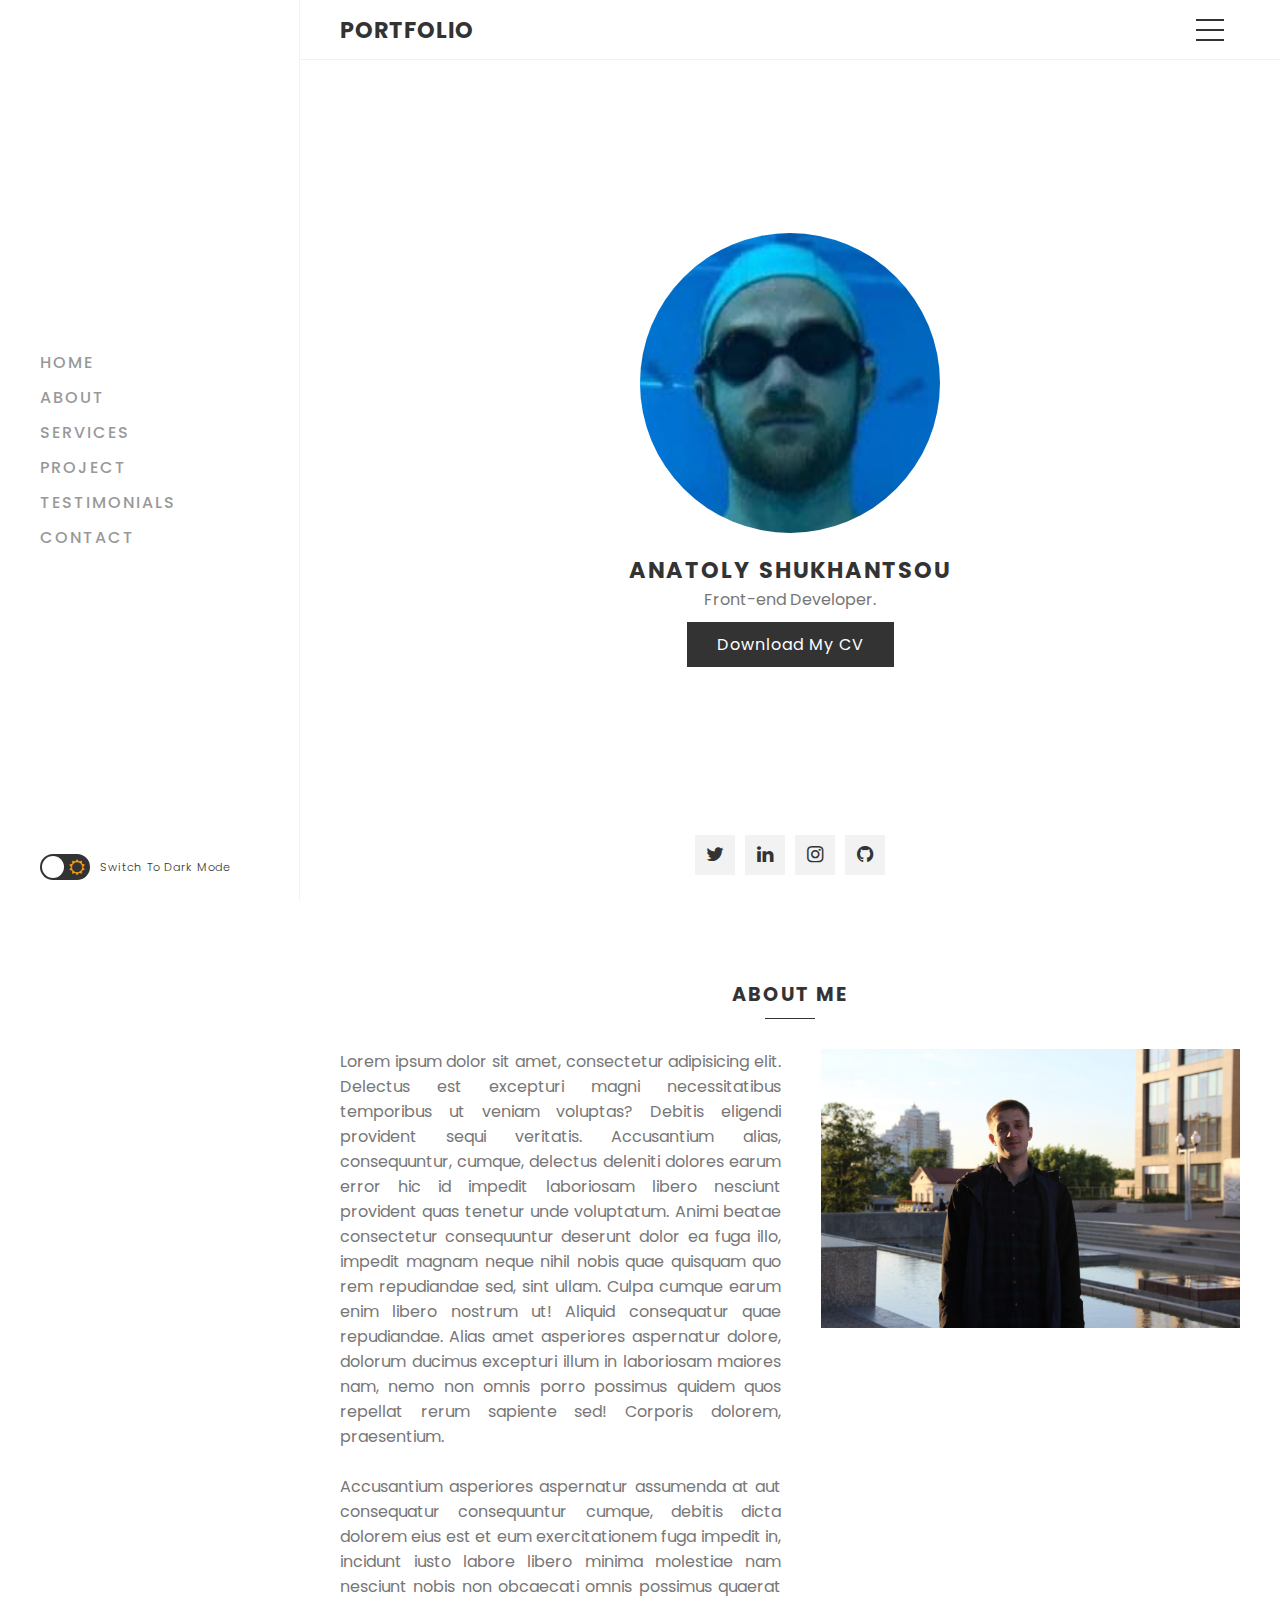
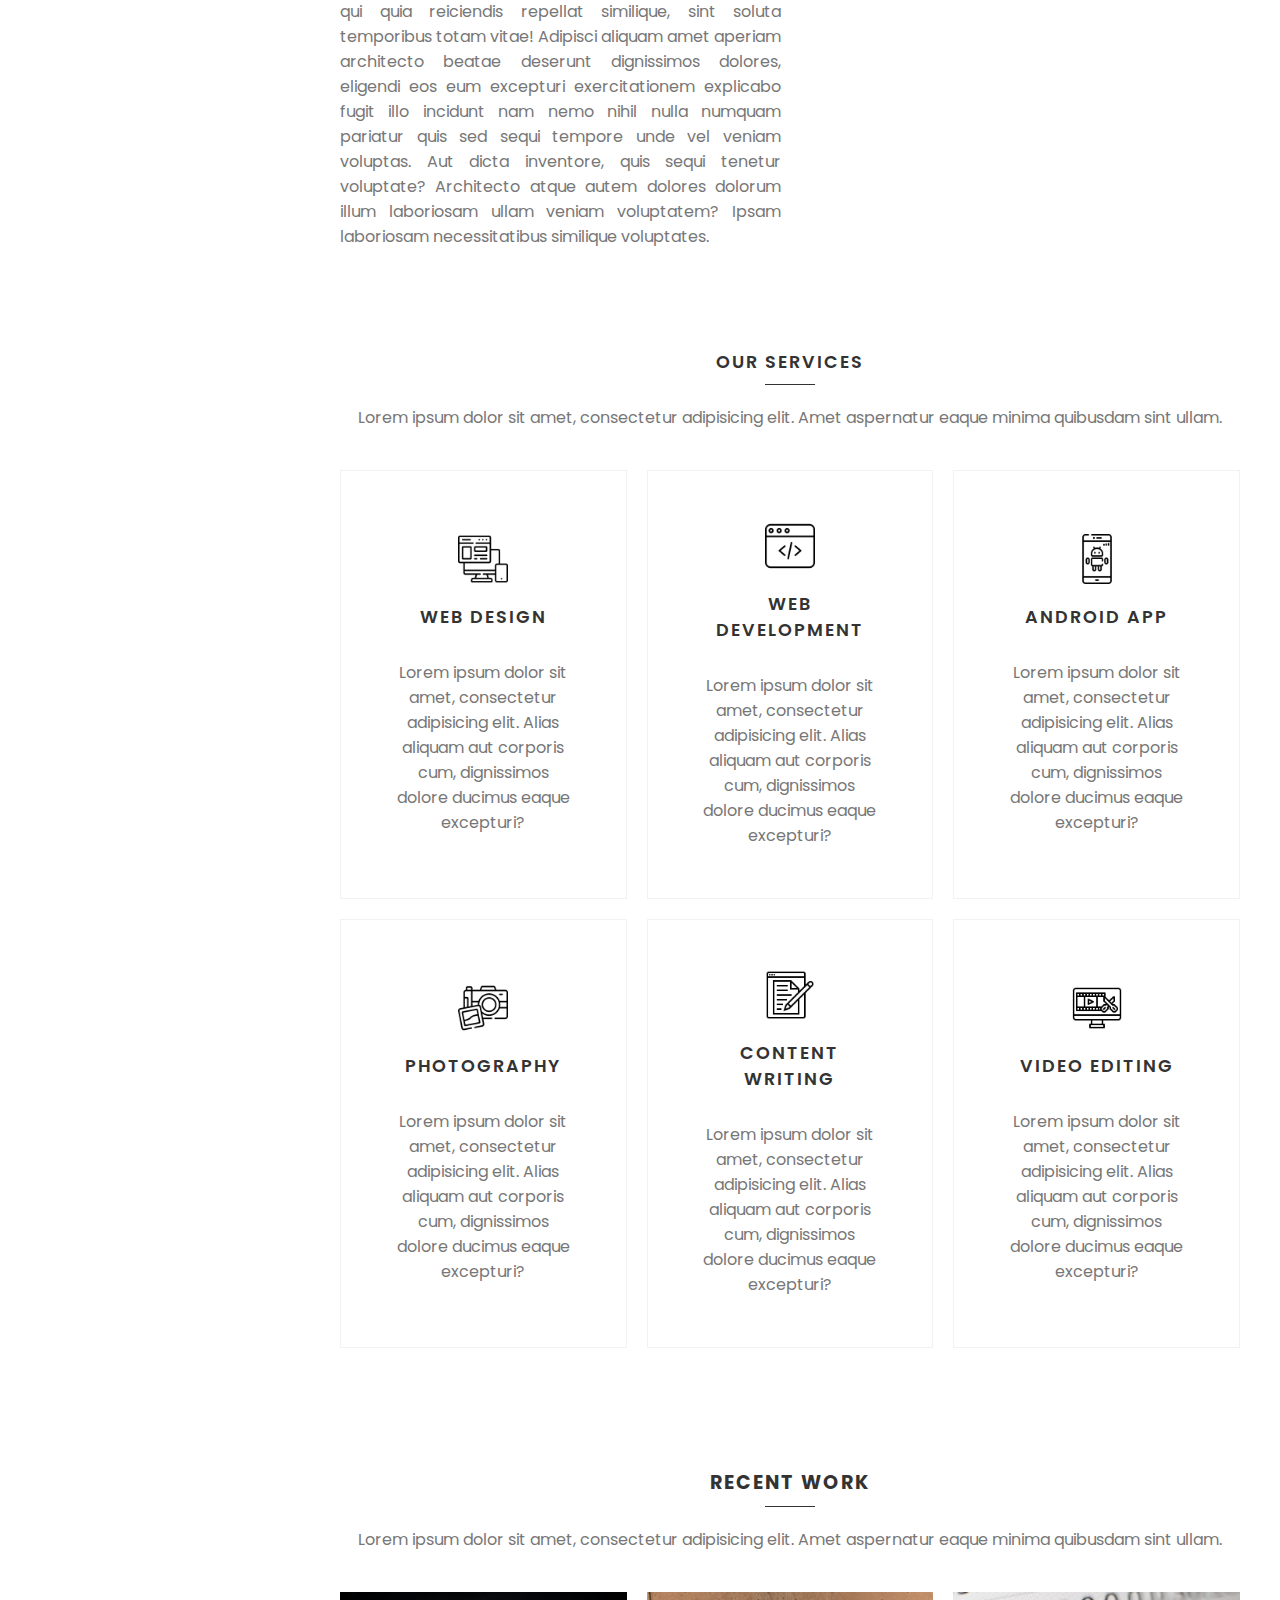
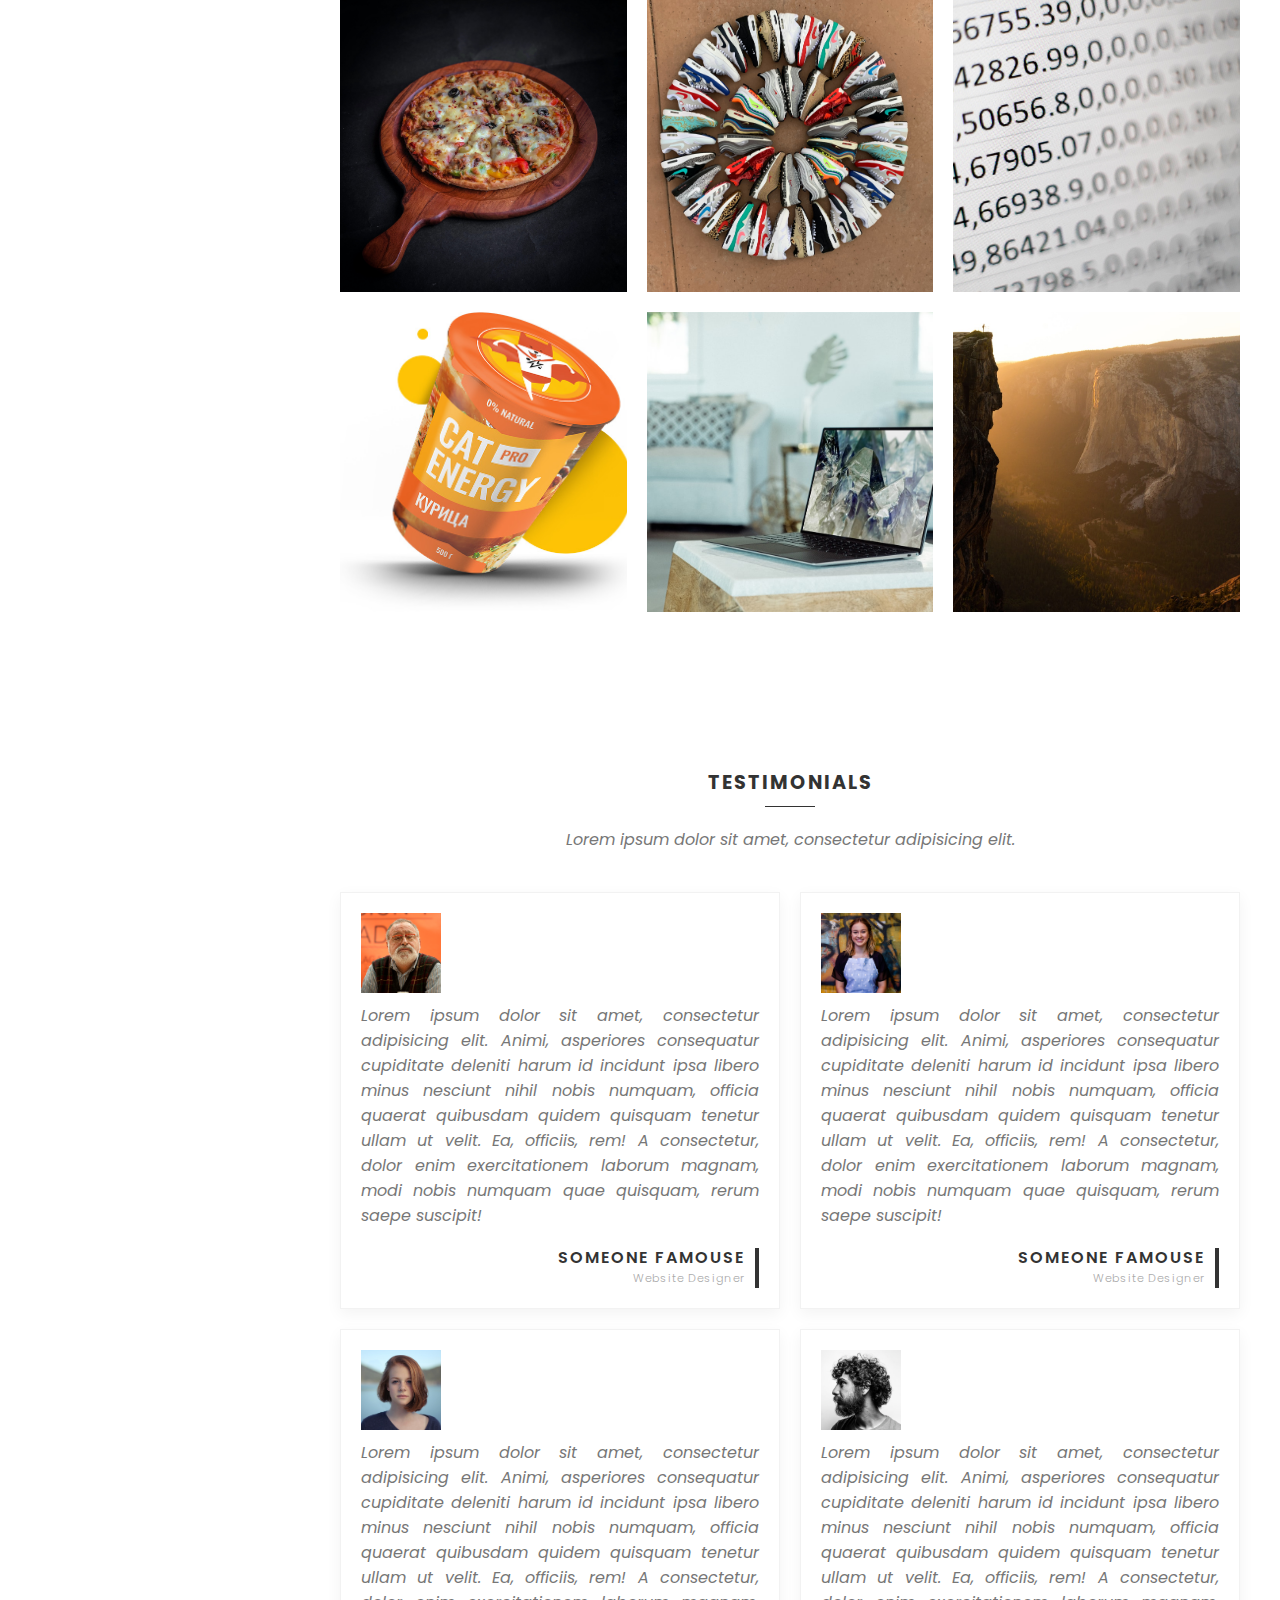
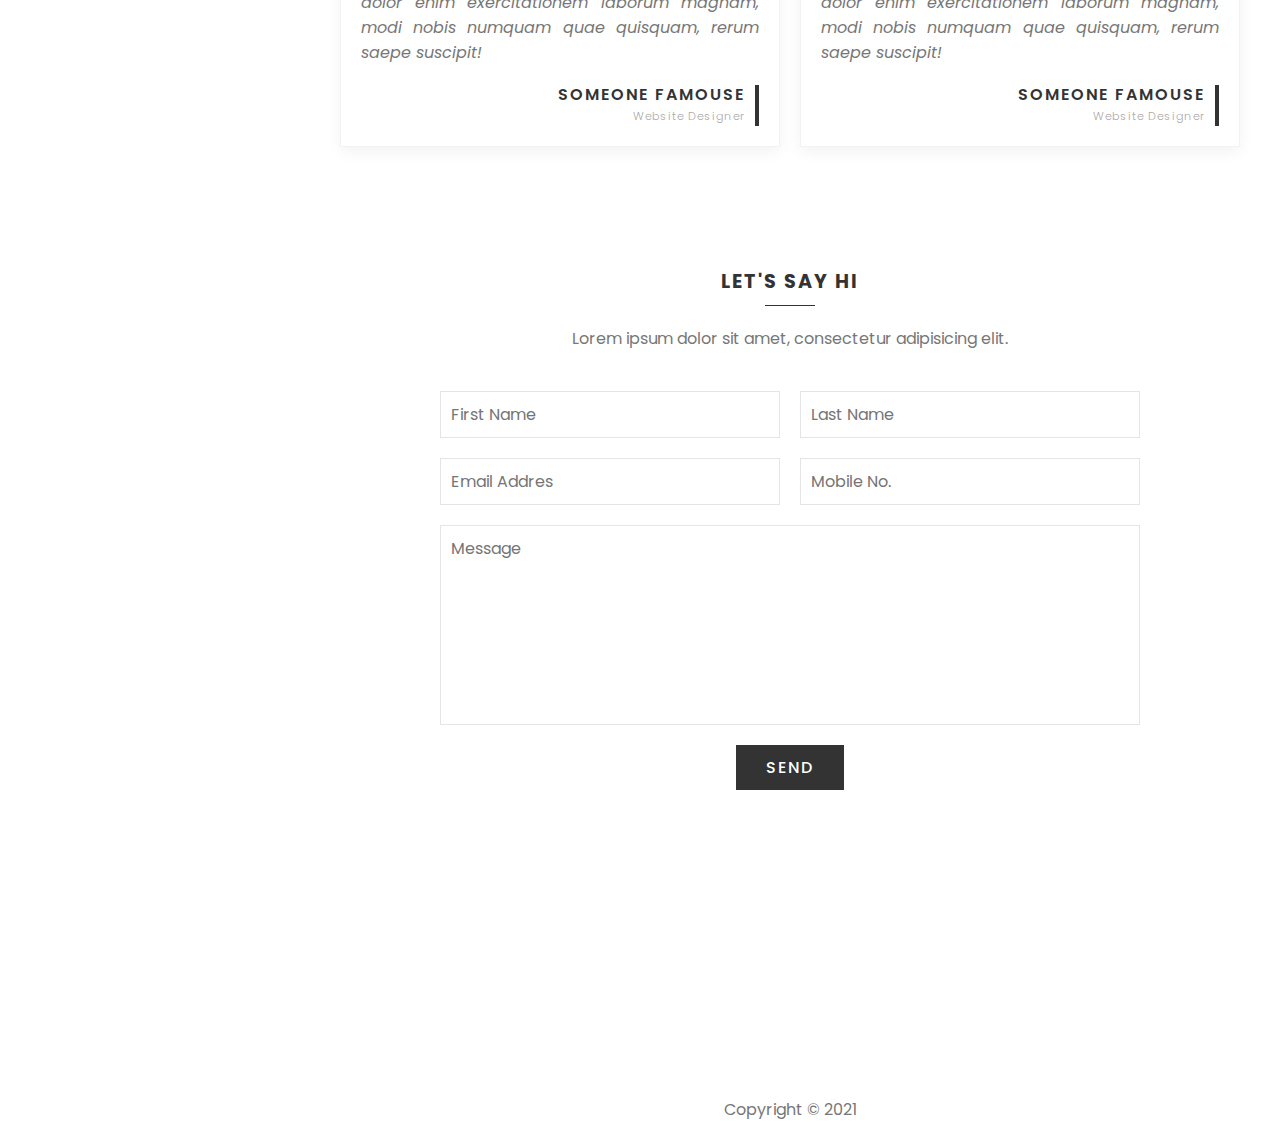
<file: index.html>
<!doctype html>
<html lang="en">
<head>
    <meta charset="UTF-8">
    <meta name="viewport"
          content="width=device-width, user-scalable=no, initial-scale=1.0, maximum-scale=1.0, minimum-scale=1.0">
    <meta http-equiv="X-UA-Compatible" content="ie=edge">
    <title>Resume</title>
    <link rel="stylesheet" href="https://cdnjs.cloudflare.com/ajax/libs/font-awesome/4.7.0/css/font-awesome.css" integrity="sha512-5A8nwdMOWrSz20fDsjczgUidUBR8liPYU+WymTZP1lmY9G6Oc7HlZv156XqnsgNUzTyMefFTcsFH/tnJE/+xBg==" crossorigin="anonymous" referrerpolicy="no-referrer" />
    <link rel="stylesheet" href="style.css">
</head>
<body>
    <header class="main-header">
        <div class="container">
            <nav class="navigation">
                <ul class="navigation__list">
                    <li class="navigation__list-item"><a href="#banner" onclick="toggleMenu()">Home</a></li>
                    <li class="navigation__list-item"><a href="#about" onclick="toggleMenu()">About</a></li>
                    <li class="navigation__list-item"><a href="#services" onclick="toggleMenu()">Services</a></li>
                    <li class="navigation__list-item"><a href="#project" onclick="toggleMenu()">Project</a></li>
                    <li class="navigation__list-item"><a href="#testimonials" onclick="toggleMenu()">Testimonials</a></li>
                    <li class="navigation__list-item"><a href="#contact" onclick="toggleMenu()">Contact</a></li>
                </ul>
                <div class="themeSwitch">
                    <input type="checkbox" class="checkbox" id="checkbox">
                    <label for="checkbox" class="label">
                        <i class="fa fa-moon-o" aria-hidden="true"></i>
                        <i class="fa fa-sun-o" aria-hidden="true"></i>
                        <div class="ball"></div>
                    </label>
                </div>
            </nav>
        </div>
    </header>

    <main class="container">
        <div class="main">
            <div class="topbar">
                <a href="#" class="logo">Portfolio</a>
                <div class="toggle"></div>
            </div>

            <section class="banner" id="banner">
                <div class="content">
                    <div class="imgBx">
                        <img src="cv/img/photo.jpg" alt="my photo">
                    </div>
                    <h3>Anatoly Shukhantsou</h3>
                    <p>Front-end Developer.</p>
                    <a href="cv/index.html" class="btn">Download My CV</a>
                    <ul class="social--list">
                        <li class="social--list-item"><a href="#"><i class="fa fa-twitter" aria-hidden="true"></i></a></li>
                        <li class="social--list-item"><a href="https://www.linkedin.com/in/%D0%B0%D0%BD%D0%B0%D1%82%D0%BE%D0%BB%D0%B8%D0%B9-%D1%88%D0%B8%D1%85%D0%B0%D0%BD%D1%86%D0%BE%D0%B2-87562a160" target="_blank"><i class="fa fa-linkedin" aria-hidden="true"></i></a></li>
                        <li class="social--list-item"><a href="#"><i class="fa fa-instagram" aria-hidden="true"></i></a></li>
                        <li class="social--list-item"><a href="https://github.com/Megape4enka" target="_blank"><i class="fa fa-github" aria-hidden="true"></i></a></li>
                    </ul>
                </div>
            </section>

            <section class="about adjust" id="about">
                <div class="title">
                    <h2>About Me</h2>
                </div>
                <div class="content">
                    <div class="textBox">
                        <p>
                            Lorem ipsum dolor sit amet, consectetur adipisicing elit.
                            Delectus est excepturi magni necessitatibus temporibus ut veniam voluptas?
                            Debitis eligendi provident sequi veritatis. Accusantium alias, consequuntur, cumque,
                            delectus deleniti dolores earum error hic id impedit laboriosam libero nesciunt provident quas tenetur unde voluptatum.
                            Animi beatae consectetur consequuntur deserunt dolor ea fuga illo,
                            impedit magnam neque nihil nobis quae quisquam quo rem repudiandae sed,
                            sint ullam. Culpa cumque earum enim libero nostrum ut!
                            Aliquid consequatur quae repudiandae. Alias amet asperiores aspernatur dolore,
                            dolorum ducimus excepturi illum in laboriosam maiores nam,
                            nemo non omnis porro possimus quidem quos repellat rerum sapiente sed!
                            Corporis dolorem, praesentium. <br><br>Accusantium asperiores aspernatur assumenda at aut consequatur consequuntur cumque,
                            debitis dicta dolorem eius est et eum exercitationem fuga impedit in,
                            incidunt iusto labore libero minima molestiae nam nesciunt nobis non obcaecati omnis possimus quaerat qui quia reiciendis repellat similique,
                            sint soluta temporibus totam vitae! Adipisci aliquam amet aperiam architecto beatae deserunt dignissimos dolores,
                            eligendi eos eum excepturi exercitationem explicabo fugit illo incidunt nam nemo nihil nulla numquam pariatur quis sed sequi tempore unde vel veniam voluptas. Aut dicta inventore, quis sequi tenetur voluptate?
                            Architecto atque autem dolores dolorum illum laboriosam ullam veniam voluptatem? Ipsam laboriosam necessitatibus similique voluptates.
                        </p>
                    </div>
                    <div class="imgBx">
                        <img src="cv/img/phot2.jpg" alt="">
                    </div>
                </div>
            </section>

            <section class="services adjust" id="services">
                <div class="title">
                    <h2>Our Services</h2>
                    <p>Lorem ipsum dolor sit amet, consectetur adipisicing elit. Amet aspernatur eaque minima quibusdam sint ullam.</p>
                </div>
                <div class="content">
                    <div class="serviceBox">
                        <img src="cv/img/ui-design.png" alt="ui design">
                        <h2>Web Design</h2>
                        <p>Lorem ipsum dolor sit amet, consectetur adipisicing elit.
                            Alias aliquam aut corporis cum, dignissimos dolore ducimus eaque excepturi?
                        </p>
                    </div>
                    <div class="serviceBox">
                        <img src="cv/img/web-programming.png" alt="web-programming">
                        <h2>Web Development</h2>
                        <p>Lorem ipsum dolor sit amet, consectetur adipisicing elit.
                            Alias aliquam aut corporis cum, dignissimos dolore ducimus eaque excepturi?
                        </p>
                    </div>
                    <div class="serviceBox">
                        <img src="cv/img/android.png" alt="android">
                        <h2>Android App</h2>
                        <p>Lorem ipsum dolor sit amet, consectetur adipisicing elit.
                            Alias aliquam aut corporis cum, dignissimos dolore ducimus eaque excepturi?
                        </p>
                    </div>
                    <div class="serviceBox">
                        <img src="cv/img/photo.png" alt="photography">
                        <h2>Photography</h2>
                        <p>Lorem ipsum dolor sit amet, consectetur adipisicing elit.
                            Alias aliquam aut corporis cum, dignissimos dolore ducimus eaque excepturi?
                        </p>
                    </div>
                    <div class="serviceBox">
                        <img src="cv/img/writing.png" alt="content writing">
                        <h2>Content Writing</h2>
                        <p>Lorem ipsum dolor sit amet, consectetur adipisicing elit.
                            Alias aliquam aut corporis cum, dignissimos dolore ducimus eaque excepturi?
                        </p>
                    </div>
                    <div class="serviceBox">
                        <img src="cv/img/video-editor.png" alt="video editing">
                        <h2>Video Editing</h2>
                        <p>Lorem ipsum dolor sit amet, consectetur adipisicing elit.
                            Alias aliquam aut corporis cum, dignissimos dolore ducimus eaque excepturi?
                        </p>
                    </div>
                </div>
            </section>

            <section class="project adjust" id="project">
                <div class="title">
                    <h2>Recent Work</h2>
                    <p>Lorem ipsum dolor sit amet, consectetur adipisicing elit. Amet aspernatur eaque minima quibusdam sint ullam.</p>
                </div>
                <div class="content">
                    <div class="workBx">
                        <a href="https://react-pizza-learn.herokuapp.com/" target="_blank">
                            <div class="imgBx">
                                <img src="cv/img/pizza.jpg" alt="pizza">
                            </div>
                            <div class="textBx">
                                <h3>Project 01</h3>
                            </div>
                        </a>
                    </div>
                    <div class="workBx">
                        <a href="https://react-sneacers-test.herokuapp.com/" target="_blank">
                            <div class="imgBx">
                                <img src="cv/img/sneakers.jpg" alt="sneakers">
                            </div>
                            <div class="textBx">
                                <h3>Project 02</h3>
                            </div>
                        </a>
                    </div>
                    <div class="workBx">
                        <a href="https://megape4enka.github.io/excel-project/" target="_blank">
                            <div class="imgBx">
                                <img src="cv/img/excel.jpg" alt="Excel">
                            </div>
                            <div class="textBx">
                                <h3>Project 03</h3>
                            </div>
                        </a>
                    </div>
                    <div class="workBx">
                        <a href="https://megape4enka.github.io/cat-energy/index.html" target="_blank">
                            <div class="imgBx">
                                <img src="cv/img/cat.jpg" alt="cat">
                            </div>
                            <div class="textBx">
                                <h3>Project 04</h3>
                            </div>
                        </a>
                    </div>
                    <div class="workBx">
                        <div class="imgBx">
                            <img src="cv/img/img5.jpg" alt="sneakers">
                        </div>
                        <div class="textBx">
                            <h3>Project 05</h3>
                        </div>
                    </div>
                    <div class="workBx">
                        <div class="imgBx">
                            <img src="cv/img/img6.jpg" alt="pizza">
                        </div>
                        <div class="textBx">
                            <h3>Project 06</h3>
                        </div>
                    </div>
                </div>
            </section>

            <section class="testimonials adjust" id="testimonials">
                <div class="title">
                    <h2>Testimonials</h2>
                    <p>Lorem ipsum dolor sit amet, consectetur adipisicing elit.</p>
                </div>
                <div class="content">
                    <div class="testimonialsBox">
                        <div class="imgBx">
                            <img src="cv/img/user1.jpg" alt="">
                        </div>
                        <p>Lorem ipsum dolor sit amet, consectetur adipisicing elit. Animi, asperiores consequatur cupiditate deleniti harum id incidunt ipsa libero minus nesciunt nihil nobis numquam, officia quaerat quibusdam quidem quisquam tenetur ullam ut velit. Ea, officiis, rem! A consectetur, dolor enim exercitationem laborum magnam, modi nobis numquam quae quisquam, rerum saepe suscipit!</p>
                        <h4>Someone Famouse <br><span>Website Designer</span></h4>
                    </div>
                    <div class="testimonialsBox">
                        <div class="imgBx">
                            <img src="cv/img/user2.jpg" alt="">
                        </div>
                        <p>Lorem ipsum dolor sit amet, consectetur adipisicing elit. Animi, asperiores consequatur cupiditate deleniti harum id incidunt ipsa libero minus nesciunt nihil nobis numquam, officia quaerat quibusdam quidem quisquam tenetur ullam ut velit. Ea, officiis, rem! A consectetur, dolor enim exercitationem laborum magnam, modi nobis numquam quae quisquam, rerum saepe suscipit!</p>
                        <h4>Someone Famouse <br><span>Website Designer</span></h4>
                    </div>
                    <div class="testimonialsBox">
                        <div class="imgBx">
                            <img src="cv/img/user3.jpg" alt="">
                        </div>
                        <p>Lorem ipsum dolor sit amet, consectetur adipisicing elit. Animi, asperiores consequatur cupiditate deleniti harum id incidunt ipsa libero minus nesciunt nihil nobis numquam, officia quaerat quibusdam quidem quisquam tenetur ullam ut velit. Ea, officiis, rem! A consectetur, dolor enim exercitationem laborum magnam, modi nobis numquam quae quisquam, rerum saepe suscipit!</p>
                        <h4>Someone Famouse <br><span>Website Designer</span></h4>
                    </div>
                    <div class="testimonialsBox">
                        <div class="imgBx">
                            <img src="cv/img/user4.jpg" alt="">
                        </div>
                        <p>Lorem ipsum dolor sit amet, consectetur adipisicing elit. Animi, asperiores consequatur cupiditate deleniti harum id incidunt ipsa libero minus nesciunt nihil nobis numquam, officia quaerat quibusdam quidem quisquam tenetur ullam ut velit. Ea, officiis, rem! A consectetur, dolor enim exercitationem laborum magnam, modi nobis numquam quae quisquam, rerum saepe suscipit!</p>
                        <h4>Someone Famouse <br><span>Website Designer</span></h4>
                    </div>
                </div>
            </section>

            <section class="contact adjust" id="contact">
                <div class="title">
                    <h2>Let's Say Hi</h2>
                    <p>Lorem ipsum dolor sit amet, consectetur adipisicing elit.</p>
                </div>
                <div class="contactForm">
                    <div class="row">
                        <input type="text" name="" placeholder="First Name">
                        <input type="text" name="" placeholder="Last Name">
                    </div>
                    <div class="row">
                        <input type="text" name="" placeholder="Email Addres">
                        <input type="text" name="" placeholder="Mobile No.">
                    </div>
                    <div class="row2">
                        <textarea placeholder="Message" cols="30" rows="10"></textarea>
                    </div>
                    <div class="row2">
                        <input type="submit" value="Send">
                    </div>
                </div>
            </section>
            <div class="copyright">
                <p>Copyright © 2021</p>
            </div>
        </div>
    </main>

    <footer class="container">

    </footer>

    <script src="index.js"></script>
</body>
</html>
</file>
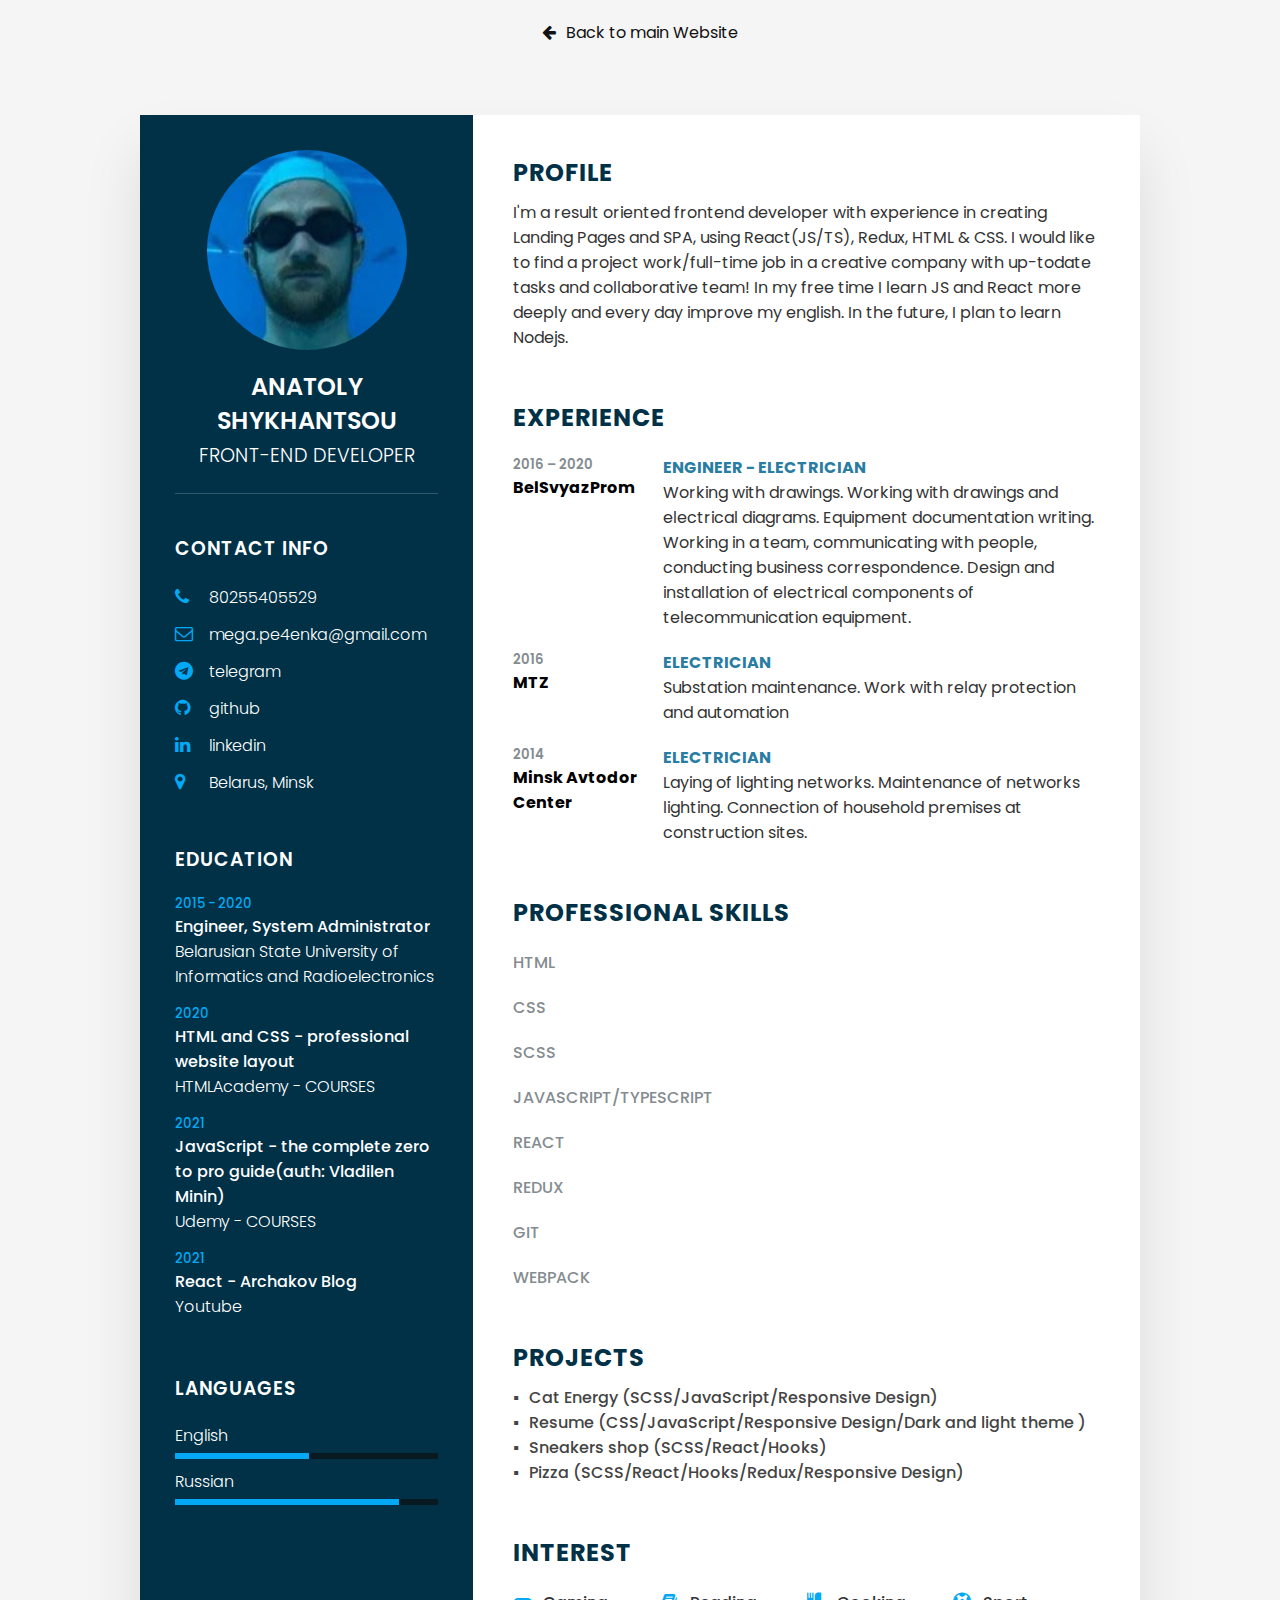
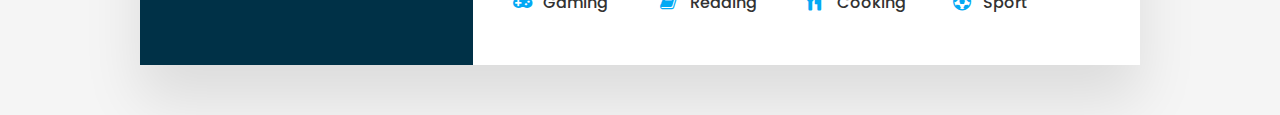
<file: cv/index.html>
<!DOCTYPE html>
<html lang="en">
<head>
    <meta name="viewport" content="width=device=width, initial-scale=1.0">
    <meta charset="UTF-8">
    <title>My CV</title>
    <link rel="stylesheet" href="https://cdnjs.cloudflare.com/ajax/libs/font-awesome/4.7.0/css/font-awesome.css" integrity="sha512-5A8nwdMOWrSz20fDsjczgUidUBR8liPYU+WymTZP1lmY9G6Oc7HlZv156XqnsgNUzTyMefFTcsFH/tnJE/+xBg==" crossorigin="anonymous" referrerpolicy="no-referrer" />
    <link rel="stylesheet" href="style.css">
</head>
<body>
<a href="../index.html" class="mainWebsite"><i class="fa fa-arrow-left" aria-hidden="true"></i>Back to main Website</a>

    <div class="container">
        <div class="left_side">
            <div class="profile">
                <div class="container__image">
                    <img src="img/photo.jpg" alt="my photo">
                </div>
                <h2>Anatoly Shykhantsou<br><span>Front-end Developer</span></h2>
            </div>

            <div class="contactInfo">
                <h3 class="title">Contact Info</h3>
                <ul>
                    <li>
                        <span class="icon"><i class="fa fa-phone" aria-hidden="true"></i></span>
                        <span>80255405529</span>
                    </li>
                    <li>
                        <span class="icon"><i class="fa fa-envelope-o" aria-hidden="true"></i></span>
                        <span>mega.pe4enka@gmail.com</span>
                    </li>
                    <li>
                        <a href="https://t.me/Olololoololo" target="_blank">
                            <span class="icon"><i class="fa fa-telegram" aria-hidden="true"></i></span>
                            <span>telegram</span>
                        </a>
                    </li>
                    <li>
                        <a href="https://github.com/Megape4enka" target="_blank">
                            <span class="icon"><i class="fa fa-github" aria-hidden="true"></i></span>
                            <span>github</span>
                        </a>
                    </li>
                    <li>
                        <a href="https://www.linkedin.com/in/%D0%B0%D0%BD%D0%B0%D1%82%D0%BE%D0%BB%D0%B8%D0%B9-%D1%88%D0%B8%D1%85%D0%B0%D0%BD%D1%86%D0%BE%D0%B2-87562a160" target="_blank">
                            <span class="icon"><i class="fa fa-linkedin" aria-hidden="true"></i></span>
                            <span>linkedin</span>
                        </a>
                    </li>
                    <li>
                        <span class="icon"><i class="fa fa-map-marker" aria-hidden="true"></i></span>
                        <span>Belarus, Minsk</span>
                    </li>
                </ul>
            </div>

            <div class="contactInfo education">
                <h3 class="title">Education</h3>
                <ul>
                    <li>
                        <h5>2015 - 2020</h5>
                        <h4>Engineer, System Administrator</h4>
                        <h4>Belarusian State University of Informatics and Radioelectronics</h4>
                    </li>
                    <li>
                        <h5>2020</h5>
                        <h4>HTML and CSS - professional website layout</h4>
                        <h4>HTMLAcademy - COURSES</h4>
                    </li>
                    <li>
                        <h5>2021</h5>
                        <h4>JavaScript - the complete zero to pro guide(auth: Vladilen Minin)</h4>
                        <h4>Udemy - COURSES</h4>
                    </li>
                    <li>
                        <h5>2021</h5>
                        <h4>React - Archakov Blog</h4>
                        <h4>Youtube</h4>
                    </li>
                </ul>
            </div>

            <div class="contactInfo language">
                <h3 class="title">Languages</h3>
                <ul>
                    <li>
                        <span class="text">English</span>
                        <div class="percent">
                            <div style="width: 51%;"></div>
                        </div>
                    </li>
                    <li>
                        <span class="text">Russian</span>
                        <div class="percent">
                            <div style="width: 85%;"></div>
                        </div>
                    </li>
                </ul>
            </div>
        </div>

        <div class="right_side">
            <div class="about">
                <h2 class="title2">Profile</h2>
                <p>
                    I'm a result oriented frontend developer with experience in creating Landing Pages
                    and SPA, using React(JS/TS), Redux, HTML & CSS.
                    I would like to find a project work/full-time job in a creative company with up-todate tasks and collaborative team!
                    In my free time I learn JS and React more deeply and every day improve my english.
                    In the future, I plan to learn Nodejs.
                </p>
            </div>

            <div class="about">
                <h2 class="title2">Experience</h2>
                <div class="box">
                    <div class="year_company">
                        <h5>2016 – 2020</h5>
                        <h4>BelSvyazProm</h4>
                    </div>
                    <div class="text">
                        <h4>Engineer - electrician</h4>
                        <p>
                            Working with drawings. Working with drawings and electrical diagrams.
                            Equipment documentation writing.
                            Working in a team, communicating with people, conducting business correspondence.
                            Design and installation of electrical components of telecommunication equipment.
                        </p>
                    </div>
                </div>
                <div class="box">
                    <div class="year_company">
                        <h5>2016</h5>
                        <h4>MTZ</h4>
                    </div>
                    <div class="text">
                        <h4>Electrician</h4>
                        <p>
                            Substation maintenance. Work with relay protection and automation
                        </p>
                    </div>
                </div>
                <div class="box">
                    <div class="year_company">
                        <h5>2014</h5>
                        <h4>Minsk Avtodor Center</h4>
                    </div>
                    <div class="text">
                        <h4>Electrician</h4>
                        <p>
                            Laying of lighting networks. Maintenance of networks lighting.
                            Connection of household premises at construction sites.
                        </p>
                    </div>
                </div>
            </div>

            <div class="about skills">
                <h2 class="title2">Professional Skills</h2>
                <ul class="skills-list">
                    <li class="box"><h4>HTML</h4></li>
                    <li class="box"><h4>CSS</h4></li>
                    <li class="box"><h4>SCSS</h4></li>
                    <li class="box"><h4>JavaScript/TypeScript</h4></li>
                    <li class="box"><h4>React</h4></li>
                    <li class="box"><h4>Redux</h4></li>
                    <li class="box"><h4>Git</h4></li>
                    <li class="box"><h4>WebPack</h4></li>
                </ul>
            </div>

            <div class="about projects">
                <h2 class="title2">Projects</h2>
                <ul class="projects__list">
                    <li class="projects__list-item"><a href="https://megape4enka.github.io/cat-energy/index.html" target="_blank">Cat Energy (SCSS/JavaScript/Responsive Design)</a></li>
                    <li class="projects__list-item"><a href="https://megape4enka.github.io/resume/index.html" target="_blank">Resume (CSS/JavaScript/Responsive Design/Dark and light theme )</a></li>
                    <li class="projects__list-item"><a href="https://react-sneacers-test.herokuapp.com/" target="_blank">Sneakers shop (SCSS/React/Hooks)</a></li>
                    <li class="projects__list-item"><a href="https://react-pizza-learn.herokuapp.com/" target="_blank">Pizza (SCSS/React/Hooks/Redux/Responsive Design)</a></li>
                </ul>
            </div>

            <div class="about interest">
                <h2 class="title2">Interest</h2>
                <ul>
                    <li><i class="fa fa-gamepad" aria-hidden="true"></i>Gaming</li>
                    <li><i class="fa fa-book" aria-hidden="true"></i>Reading</li>
                    <li><i class="fa fa-cutlery" aria-hidden="true"></i>Cooking</li>
                    <li><i class="fa fa-futbol-o" aria-hidden="true"></i>Sport</li>
                </ul>
            </div>
        </div>

    </div>
</body>
</html>
</file>
<file: style.css>
@import url('https://fonts.googleapis.com/css?family=Poppins:200,300,400,500,600,700,800,900&display=swap');

html {
    scroll-behavior: smooth;
}

* {
    margin: 0;
    padding: 0;
    box-sizing: border-box;
    font-family: 'Poppins', sans-serif;
}

:root {
    --black: #333333;
    --black2: #333333;
    --white: #ffffff;
    --white2: #ffffff;
}

.dark {
    --black: #ffffff;
    --black2: #444444;
    --white: #333333;
    --white2: #444444;
}

body {
    overflow-x: hidden;
}

a {
    text-decoration: none;
}

ul {
    list-style: none;
}

.container {
    position: relative;
    width: 100%;
}

.navigation {
    position: fixed;
    width: 300px;
    height: 100%;
    border-right: 1px solid rgba(0, 0, 0, 0.05);
    background-color: var(--white2);
    display: flex;
    justify-content: center;
    align-items: center;
    overflow: hidden;
    transition: width 0.5s, left 0.5s, background-color 0.2s linear;
}

.dark .navigation {
    border-right: 1px solid rgba(0, 0, 0, 0.5);
}

.navigation.active {
    width: 0;
}

.navigation__list {
    position: relative;
    top: 0;
    left: 0;
    width: 100%;
    padding: 20px 40px;
}

.navigation__list-item {
    position: relative;
    width: 100%;
}

.navigation__list-item a {
    position: relative;
    width: 100%;
    margin: 10px 0;
    white-space: normal;
    display: block;
    text-transform: uppercase;
    color: var(--black);
    transition: color 0.2s linear;
    font-weight: 500;
    letter-spacing: 2px;
    opacity: 0.5;
}

.navigation__list-item a:hover {
    opacity: 1;
}

.main {
    position: absolute;
    width: calc(100% - 300px);
    left: 300px;
    background-color: var(--white);
    min-height: 100vh;
    transition: width 0.5s, left 0.5s, background-color 0.2s linear;
}

.main.active {
    width: calc(100% - 0px);
    left: 0;
}

.topbar {
    position: fixed;
    top: 0;
    width: calc(100% - 300px);
    left: 300px;
    background-color: var(--white2);
    border-bottom: 1px solid rgba(0, 0, 0, 0.05);
    height: 60px;
    padding: 0 40px;
    display: flex;
    justify-content: space-between;
    align-items: center;
    z-index: 10000;
    transition: width 0.5s, left 0.5s, background-color 0.2s linear;
}

.dark .topbar {
    border-bottom: 1px solid rgba(0, 0, 0, 0.5);
}

.topbar.active {
    width: calc(100% - 0px);
    left: 0;
}

.logo {
    color: var(--black);
    transition: color 0.2s linear;
    font-weight: 700;
    font-size: 1.4em;
    text-transform: uppercase;
    letter-spacing: 1px;
}

.toggle {
    position: relative;
    width: 60px;
    height: 60px;
    background-color: transparent;
    cursor: pointer;
    display: flex;
    justify-content: center;
    align-items: center;
    font-size: 24px;
    color: var(--black);
    transition: 0.2s, color 0.2s linear;
}

.toggle::before {
    content: '';
    position: absolute;
    width: 28px;
    height: 2px;
    transform: translateY(-10px);
    background-color: var(--black);
    box-shadow: 0 10px 0 var(--black);
    transition: 0.2s;
}

.toggle.active::before {
    transform: translateY(0) rotate(45deg);
    box-shadow: 0 0 0 var(--black);
}

.toggle.active::after {
    transform: translateY(0) rotate(-45deg);
}

.toggle::after {
    content: '';
    position: absolute;
    width: 28px;
    height: 2px;
    transform: translateY(10px);
    background-color: var(--black);
    transition: 0.2s;
}

section {
    position: relative;
    min-height: 100vh;
}

.banner {
    display: flex;
    justify-content: center;
    align-items: center;
    padding: 0 20px;
}

.content {
    display: flex;
    flex-direction: column;
    align-items: center;
    justify-content: center;
}

.banner .imgBx {
    position: relative;
    width: 300px;
    height: 300px;
    overflow: hidden;
    border-radius: 50%;
    margin-bottom: 20px;
}

.banner .imgBx img {
    position: absolute;
    top: 0;
    left: 0;
    width: 100%;
    height: 100%;
    object-fit: cover;
}

h3 {
    position: relative;
    font-size: 1.4em;
    color: var(--black);
    letter-spacing: 2px;
    text-transform: uppercase;
    transition: color 0.2s linear;
}

p {
    color: #777777;
    text-align: justify;
}

.dark p {
    color: var(--black);
}

.btn {
    position: relative;
    display: inline-block;
    padding: 10px 30px;
    background-color: var(--black2);
    color: #ffffff;
    font-weight: 400;
    letter-spacing: 1px;
    margin-top: 10px;
    text-decoration: none;
    transition: background-color 0.2s linear;
}

.dark .btn:hover {
    background-color: #2196f3;
}

.social--list {
    position: absolute;
    bottom: 20px;
    display: flex;
}

.social--list-item a {
    width: 40px;
    height: 40px;
    background-color: rgba(0, 0, 0, 0.05);
    margin: 5px;
    display: flex;
    flex-direction: column;
    justify-content: center;
    align-items: center;
    color: var(--black);
    font-size: 1.2em;
    transition: color 0.2s linear;
}

.dark .social--list-item a:hover {
    background-color: #2196f3;
}

.social--list-item a:hover {
    background-color: var(--black2);
    color: #ffffff;
}

.adjust {
    position: relative;
    min-height: 100vh;
    width: 100%;
    padding: 0 40px;
    padding-top: 80px;
    background-color: var(--white);
    color: var(--black);
    display: inline-block;
    transition: 0.2s linear;
}

.title {
    width: 100%;
    text-align: center;
}

.title h2 {
    position: relative;
    text-transform: uppercase;
    letter-spacing: 2px;
    font-size: 1.2em;
    margin-bottom: 30px;
}

.title h2::before {
    content: "";
    position: absolute;
    left: 50%;
    transform: translateX(-50%);
    bottom: -10px;
    width: 50px;
    height: 1px;
    background-color: var(--black);
    transition: background-color 0.2s linear;
}

.about .content {
    display: flex;
    flex-direction: row;
    align-items: flex-start;
    margin-top: 40px;
}

.about .textBox {
    width: 49%;
    min-width: 49%;
}

.about .imgBx {
    margin-left: 40px;
}

.about img {
    max-width: 100%;
}

.services .content {
    display: grid;
    grid-template-columns: repeat(3,1fr);
    align-items: normal;
    grid-gap: 20px;
    margin: 40px 0;
}

.services .serviceBox {
    border: 1px solid rgba(0, 0, 0, 0.05);
    padding: 50px 50px;
    display: flex;
    background-color: var(--white2);
    justify-content: center;
    align-items: center;
    flex-direction: column;
    transition: background-color 0.2s linear;
}

.dark .services .serviceBox:hover {
    background-color: #2196f3;
}

.services img {
    max-width: 50px;
}

.dark .services img {
    filter: invert(1);
}

.services h2 {
    font-size: 1.1em;
    margin-top: 20px;
    margin-bottom: 30px;
    font-weight: 600;
    color: var(--black);
    text-align: center;
    letter-spacing: 2px;
    text-transform: uppercase;
    transition: color 0.2s linear;
}

.services p {
    text-align: center;
}


.project .content {
    display: grid;
    grid-template-columns: repeat(3,1fr);
    grid-gap: 20px;
    margin: 40px 0;
}

.project .workBx {
    position: relative;
    width: 100%;
    height: 300px;
    overflow: hidden;
}

.project .imgBx {
    position: relative;
    width: 100%;
    height: 100%;
    transform: translateY(0);
    transition: 0.5s ease-in-out;
}

.project .workBx:hover .imgBx {
    transform: translateY(-100%);
}

.project img {
    position: absolute;
    top: 0;
    left: 0;
    width: 100%;
    height: 100%;
    object-fit: cover;
}

.project .textBx{
    position: absolute;
    top: 0;
    left: 0;
    width: 100%;
    height: 100%;
    background-color: var(--black);
    display: flex;
    justify-content: center;
    align-items: center;
    transform: translateY(100%);
    transition: 0.5s ease-in-out, background-color 0.2s linear;
}

.dark .textBx {
    background-color: #444444;
}

.project .workBx:hover .textBx {
    transform: translateY(0);
}

.project h3 {
    color: #ffffff;
    font-size: 1em;
}

.project p {
    text-align: center;
}

.testimonials .content {
    display: grid;
    grid-template-columns: repeat(2,1fr);
    grid-gap: 20px;
    margin: 40px 0;
}

.testimonialsBox {
    background-color: var(--white2);
    border: 1px solid rgba(0, 0, 0, 0.05);
    box-shadow: 0 5px 15px rgba(0, 0, 0, 0.05);
    padding: 20px;
    transition: background-color 0.2s linear;
}

.dark .testimonialsBox:hover {
    background-color: #2196f3;
}

.testimonials .imgBx {
    position: relative;
    width: 80px;
    height: 80px;
    margin-bottom: 10px;
}

.testimonials .title p {
    text-align: center;
}

.testimonials img {
    position: absolute;
    top: 0;
    left: 0;
    width: 100%;
    height: 100%;
    object-fit: cover;
}

.testimonials p {
    font-style: italic;
}

.testimonials h4 {
    text-align: right;
    margin-top: 20px;
    text-transform: uppercase;
    letter-spacing: 2px;
    font-size: 1em;
    color: var(--black);
    line-height: 1.2em;
    font-weight: 600;
    border-right: 4px solid var(--black);
    padding-right: 10px;
    transition: color 0.2s linear;
}

.testimonials span {
    text-transform: initial;
    color: #aaaaaa;
    letter-spacing: 1px;
    font-weight: 300;
    font-size: 0.7em;
}

.contact {
    display: flex;
    justify-content: flex-start;
    align-items: center;
    flex-direction: column;
}

.contact p {
    text-align: center;
}


.contactForm {
    position: relative;
    width: 100%;
    max-width: 700px;
    margin-top: 20px;
}

.row {
    width: 100%;
    display: grid;
    grid-template-columns: repeat(2,1fr);
    grid-gap: 20px;
    margin: 20px 0;
}

.row2 {
    width: 100%;
    display: flex;
    justify-content: center;
    align-items: center;
    margin-top: 20px;
}

.row input,
.row2 textarea {
    width: 100%;
    padding: 10px;
    outline: none;
    color: var(--black);
    background-color: var(--white2);
    font-size: 16px;
    border: 1px solid rgba(0, 0, 0, 0.1);
    transition: background-color 0.2s linear, color 0.2s linear;
}

textarea {
    resize: none;
    height: 200px;
}

.row2 input {
    background-color: var(--black2);
    color: #ffffff;
    padding: 10px 30px;
    display: inline-block;
    font-weight: 500;
    letter-spacing: 2px;
    cursor: pointer;
    font-size: 16px;
    text-transform: uppercase;
    max-width: 150px;
    border: none;
    transition: background-color 0.2s linear;
}

.dark .row2 input:hover {
    background-color: #2196f3;
}

.copyright {
    position: relative;
    bottom: 0;
    padding: 10px 40px;
}

.copyright p {
    text-align: center;
}

/* Dark and Light mode switch */
.themeSwitch {
    position: absolute;
    bottom: 20px;
    left: 40px;
    display: flex;
    justify-content: center;
    align-items: center;
}

.checkbox {
    opacity: 0;
    position: absolute;
}

.label {
    cursor: pointer;
    position: relative;
    background-color: var(--black);
    display: flex;
    align-items: center;
    justify-content: space-between;
    border-radius: 50px;
    padding: 5px;
    width: 50px;
    height: 26px;
}

.ball {
    position: absolute;
    top: 2px;
    left: 2px;
    border-radius: 50%;
    background-color: var(--white);
    width: 22px;
    height: 22px;
    transition: transform 0.2s linear;
}

.checkbox:checked + .label .ball {
    transform: translateX(24px);
}

.fa-moon-o {
    color: #f1c40f;
}

.fa-sun-o {
    color: #f39c12;
}

.themeSwitch::after {
    content: 'Switch To Dark Mode';
    position: absolute;
    left: 60px;
    font-size: 0.7em;
    color: var(--black);
    white-space: nowrap;
    font-weight: 300;
    letter-spacing: 1px;
    pointer-events: none;
}

.dark .themeSwitch::after {
    content: 'Switch To Light Mode';
}

/* Now, Make it responsive */

@media (max-width: 1170px) {
    .services .content {
        grid-template-columns: repeat(2,1fr);
    }
}

@media (max-width: 992px) {
    .themeSwitch {
        left: 20px;
    }

    .navigation {
        left: -100%;
    }

    .navigation ul {
        padding: 20px 20px;
    }

    .navigation.active {
        left: 0;
        width: 100%;
    }

    .main {
        width: 100%;
        left: 0;
    }

    .main.active {
        left: 100%;
    }

    .main .topbar {
        width: 100%;
        left: 0;
        padding: 0 20px;
    }

    .banner .imgBx {
        width: 250px;
        height: 250px;
    }

    .banner h3,
    .banner p {
        text-align: center;
    }

    .adjust {
        padding: 0 20px;
        padding-top: 80px;
    }

    .about .content {
        flex-direction: column;
    }

    .about .content .textBox {
        width: 100%;
        min-width: 100%;
    }

    .about .content .imgBx {
        margin-left: 0;
        margin-top: 20px;
    }

    .services .content {
        grid-template-columns: repeat(2,1fr);
    }

    .project .content {
        grid-template-columns: repeat(2,1fr);
    }
}

@media (max-width: 767px) {
    .services .content {
        grid-template-columns: repeat(1,1fr);
    }

    .project .content {
        grid-template-columns: repeat(1,1fr);
    }

    .testimonials .content {
        grid-template-columns: repeat(1,1fr);
    }

    .contact .contactForm .row {
        grid-template-columns: repeat(1,1fr);
    }

    .contact {
        margin-bottom: 100px;
    }

    .copyright {
        padding: 10px 20px;
    }
}
</file>
<file: cv/style.css>
@import url('https://fonts.googleapis.com/css?family=Poppins:200,300,400,500,600,700,800,900&display=swap');

* {
    margin: 0;
    padding: 0;
    box-sizing: border-box;
    font-family: 'Poppins', sans-serif;
}

body {
    background-color: #f5f5f5;
    display: flex;
    justify-content: center;
    align-items: center;
    flex-direction: column;
    min-height: 100vh;
}

a {
    text-decoration: none;
}

ul {
    list-style: none;
}

.mainWebsite {
    margin: 20px 0;
    color: #111111;
}

.container {
    display: grid;
    grid-template-columns: 1fr 2fr;
    position: relative;
    width: 100%;
    max-width: 1000px;
    min-height: 1000px;
    margin: 50px;
    background-color: #ffffff;
    box-shadow: 0 35px 55px rgba(0, 0, 0, 0.1);
}

.container .left_side {
    position: relative;
    background-color: #003147;
    padding: 35px;
}

.profile {
    display: flex;
    flex-direction: column;
    align-items: center;
    padding-bottom: 20px;
    border-bottom: 1px solid rgba(255, 255, 255, 0.2);
}

.container__image {
    position: relative;
    width: 200px;
    height: 200px;
    border-radius: 50%;
    overflow: hidden;
}

.container__image img {
    position: absolute;
    top: 0;
    left: 0;
    width: 100%;
    height: 100%;
    object-fit: cover;
}

.profile h2 {
    color: #ffffff;
    font-size: 1.5em;
    margin-top: 20px;
    text-transform: uppercase;
    text-align: center;
    font-weight: 600;
    line-height: 1.4em;
}

.profile span {
    font-size: 0.8em;
    font-weight: 300;
}

.contactInfo {
    padding-top: 40px;
}

.title {
    color: #ffffff;
    text-transform: uppercase;
    font-weight: 600;
    letter-spacing: 1px;
    margin-bottom: 20px;
}

.contactInfo ul {
    position: relative;
}

.contactInfo li {
    position: relative;
    list-style: none;
    margin: 10px 0;
    cursor: pointer;
}

.contactInfo .icon {
    display: inline-block;
    width: 30px;
    font-size: 18px;
    color: #03a9f4;
}

.contactInfo span {
    color: #ffffff;
    font-weight: 300;
}

.contactInfo.education li {
    margin-bottom:  15px;
}

.contactInfo.education h5 {
    color: #03a9f4;
    font-weight: 500;
}

.contactInfo.education h4:nth-child(2) {
    color: #ffffff;
    font-weight: 500;
}

.contactInfo.education h4 {
    color: #ffffff;
    font-weight: 300;
}

.contactInfo.language .percent {
    position: relative;
    width: 100%;
    height: 6px;
    background-color: #081921;
    display: block;
    margin-top: 5px;
}

.contactInfo.language .percent div {
    position: absolute;
    top: 0;
    left: 0;
    height: 100%;
    background-color: #03a9f4;
}

.container .right_side {
    position: relative;
    background-color: #ffffff;
    padding: 40px;
}

p {
    color: #333333;
}

.about {
    margin-bottom: 50px;
}

.about:last-child {
    margin-bottom: 0;
}

.title2 {
    color: #003147;
    text-transform: uppercase;
    letter-spacing: 1px;
    margin-bottom: 10px;
}

.box {
    display: flex;
    flex-direction: row;
    margin: 20px 0;
}

.year_company {
    min-width: 150px;
}

.year_company h5 {
    text-transform: uppercase;
    color: #848c90;
    font-weight: 600;
}

.about .text h4 {
    text-transform: uppercase;
    color: #2a7da2;
    font-size: 16px;
}

.skills .box {
    position: relative;
    width: 100%;
    display: grid;
    grid-template-columns: 150px 1fr;
    justify-content: center;
    align-items: center;
}

.skills h4 {
    text-transform: uppercase;
    color: #848c90;
    font-weight: 500;
}

.projects__list li::before {
    content: '▪';
    color: #444444;
    padding-right: 10px;
}

.projects__list-item a {
    color: #444444;
    font-size: 16px;
    font-weight: 500;
}

.projects__list-item a:hover {
    color: #2196f3;
}

.interest ul {
    display: grid;
    grid-template-columns: repeat(4,1fr);
}

.interest li {
    color: #333333;
    font-weight: 500;
    margin: 10px 0;
}

.interest li .fa {
    color: #03a9f4;
    font-size: 18px;
    width: 20px;
}

.fa {
    margin-right: 10px;
}

@media (max-width: 1000px) {
    .container {
        margin: 10px;
        grid-template-columns: repeat(1,1fr);
    }
    .interest ul {
        grid-template-columns: repeat(2,1fr);
    }
}

@media (max-width: 600px) {
    .about .box {
        flex-direction: column;
    }

    .about .box .year_company {
        margin-bottom: 5px;
    }

    .interest ul {
        grid-template-columns: repeat(1,1fr);
    }

    .skills .box {
        grid-template-columns: repeat(1,1fr);
    }
}
</file>
